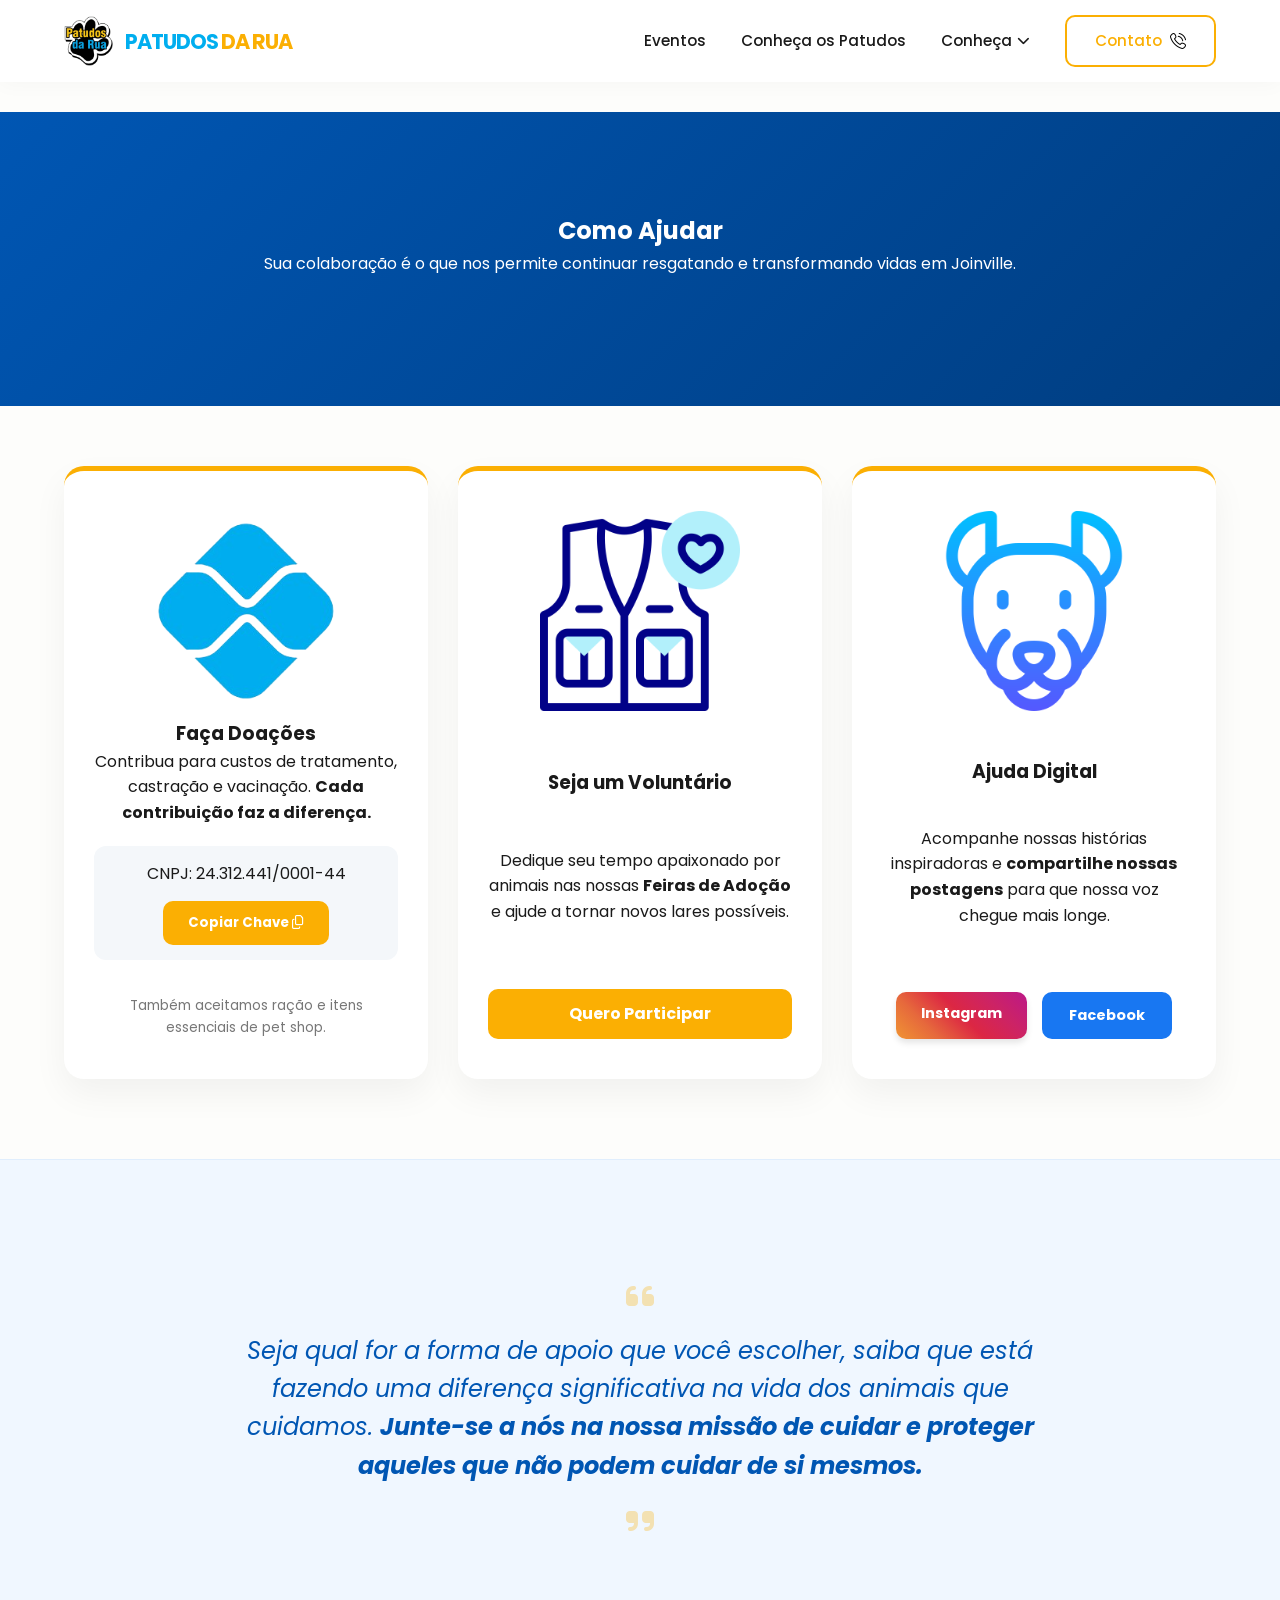
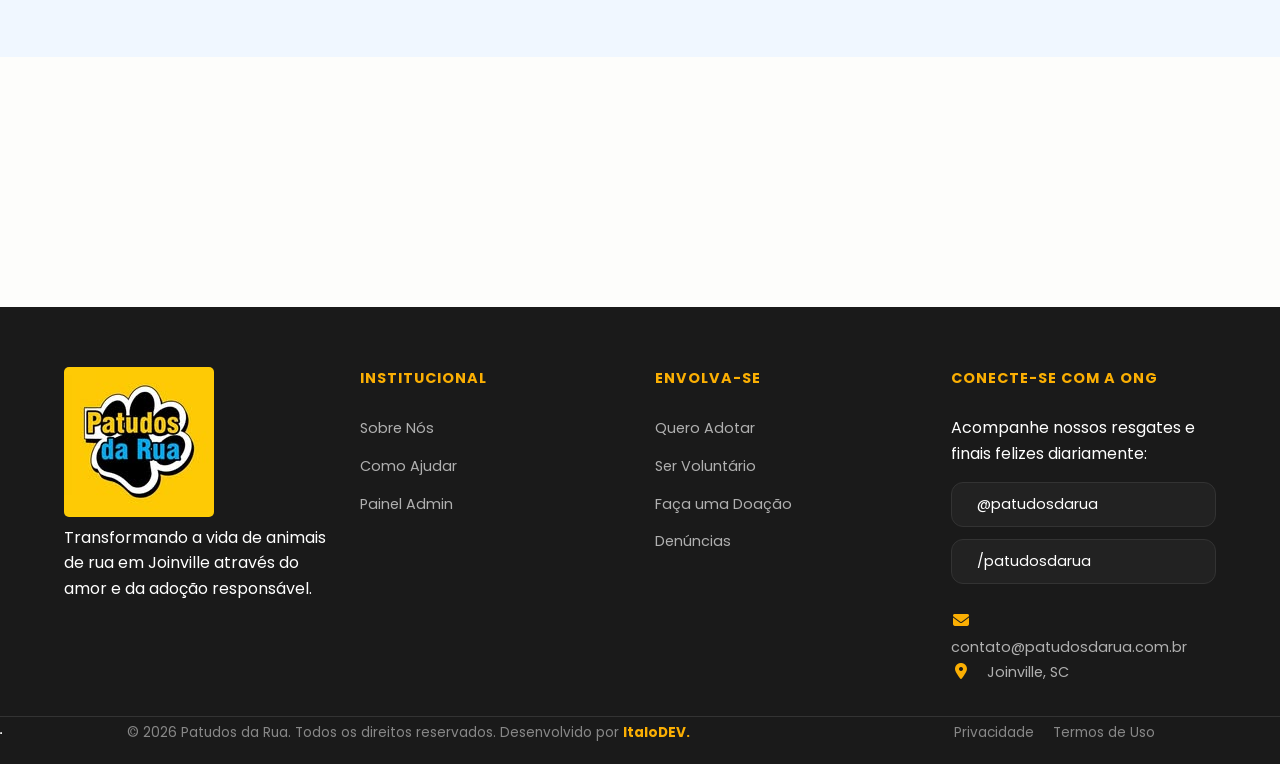
<file: como-ajudar.html>
<!DOCTYPE html>
<html lang="pt-br">
<head>
    <meta charset="UTF-8">
    <meta name="viewport" content="width=device-width, initial-scale=1.0">
    <link rel="icon" type="image/png" href="assets/icon/favicon.png">
    <link rel="apple-touch-icon" href="assets/icon/favicon.png">
    <title>Como Ajudar | Patudos da Rua</title>
    <script src="components/components.js" defer></script>
    <link rel="stylesheet" href="user.css"> 
    <link rel="stylesheet" href="https://cdnjs.cloudflare.com/ajax/libs/font-awesome/6.5.1/css/all.min.css">
    <link href="https://fonts.googleapis.com/css2?family=Poppins:wght@400;600;700&display=swap" rel="stylesheet">
</head>
<body>
    <div id="header-placeholder"></div>

    <main class="ajudar-page">
        <section class="hero-ajudar">
            <div class="container">
                <h1>Como Ajudar</h1>
                <p>Sua colaboração é o que nos permite continuar resgatando e transformando vidas em Joinville.</p>

                <div class="scroll-down-container">
                    <div class="chevron"></div>
                    <div class="chevron"></div>
                    <div class="chevron"></div>
                </div>

            </div>
        </section>

        <section class="opcoes-ajuda container">
            <div id="voluntario" class="grid-ajuda">
                
                <div class="card-ajuda reveal">
                    <div class="icon"><img src="assets/icon/pix-icon.png" alt="PIX"></div>
                    <h3>Faça Doações</h3>
                    <p>Contribua para custos de tratamento, castração e vacinação. <strong>Cada contribuição faz a diferença.</strong></p>
                    <div class="pix-box">
                        <span id="chave-pix">CNPJ: 24.312.441/0001-44</span>
                        <button onclick="copiarPix()" class="btn-copiar">Copiar Chave <i class="far fa-copy"></i></button>
                    </div>
                    <p class="txt-secundario">Também aceitamos ração e itens essenciais de pet shop.</p>
                </div>

                <div class="card-ajuda reveal">
                    <div class="icon"><img src="assets/icon/colete-icon.png" alt="Voluntário"></div>
                    <h3>Seja um Voluntário</h3>
                    <p>Dedique seu tempo apaixonado por animais nas nossas <strong>Feiras de Adoção</strong> e ajude a tornar novos lares possíveis.</p>
                    <a href="https://wa.me/47989134439" target="_blank" class="btn-acao">Quero Participar</a>
                </div>

                <div class="card-ajuda reveal">
                    <div class="icon"><img src="assets/icon/cachorro-icon.png" alt="Compartilhar"></div>
                    <h3>Ajuda Digital</h3>
                    <p>Acompanhe nossas histórias inspiradoras e <strong>compartilhe nossas postagens</strong> para que nossa voz chegue mais longe.</p>
                    <div class="social-btns">
                        <a href="#" class="btn-social">Instagram</a>
                        <a href="#" class="btn-social">Facebook</a>
                    </div>
                </div>

            </div>
        </section>

        <section class="banner-missao reveal">
            <div class="container">
                <div class="frase-impacto">
                    <i class="fas fa-quote-left"></i>
                    <p>Seja qual for a forma de apoio que você escolher, saiba que está fazendo uma diferença significativa na vida dos animais que cuidamos. <strong>Junte-se a nós na nossa missão de cuidar e proteger aqueles que não podem cuidar de si mesmos.</strong></p>
                    <i class="fas fa-quote-right"></i>
                </div>
            </div>
        </section>
    </main>

    <div id="footer-placeholder"></div>

    <script>
        function copiarPix() {
            const cnpj = "24312441000144";
            navigator.clipboard.writeText(cnpj).then(() => {
                alert("Chave PIX copiada com sucesso! 🐾");
            });
        }
    </script>
</body>
</html>
</file>
<file: user.css>
/* ============================================================
    VARIÁVEIS E CONFIGURAÇÕES GERAIS
   ============================================================ */
@import url(components/card-pet.css);

:root {
    --primary-orange: #fbaf03; 
    --logo-blue: #00AEEF;
    --text-main: #1A1A1A;
    --text-muted: #666666;
    --bg-light: #FDFDFB;       
    --white: #ffffff;
    
    --shadow-premium: 0 20px 40px rgba(0, 0, 0, 0.12);
    --radius-lg: 20px;
    --radius-pill: 10px;
    --transition: transform 0.4s cubic-bezier(0.165, 0.84, 0.44, 1), 
                box-shadow 0.4s cubic-bezier(0.165, 0.84, 0.44, 1);
}

* { margin: 0; padding: 0; box-sizing: border-box; font-family: 'Poppins', sans-serif; }

html { scroll-behavior: smooth; }

body {
    color: var(--text-main);
    background: var(--bg-light);
    line-height: 1.6;
}

.container {
    width: 90%;
    max-width: 1200px;
    margin: 0 auto;
}

.section-padding { padding: 100px 0; }

#animais {
    padding-top: 0;
}

#eventos {
    padding-bottom: 50px;
}

/* ============================================================
    HEADER & NAVEGAÇÃO
   ============================================================ */
header {
    display: flex;
    justify-content: space-between; 
    align-items: center;
    background: var(--white);
    box-shadow: 0 2px 20px rgba(0,0,0,0.03);
    position: sticky;
    top: 0;
    z-index: 1000;
}

.navbar {
    display: flex;
    justify-content: space-between;
    align-items: center;
    padding: 15px 0;
}

.logo {
    display: flex;
    align-items: center;
    gap: 12px;
}
.logo-link {
    display: flex;
    align-items: center;
    gap: 12px;
    text-decoration: none;
    color: inherit;
}

.logo-link:hover {
    opacity: 0.9;
    transition: 0.3s;
}

.logo img {
    height: 50px;
}

.logo-text {
    font-weight: 700;
    font-size: 1.3rem;
    letter-spacing: -1px;
}

.blue { color: var(--logo-blue); }
.orange { color: var(--primary-orange); }

.nav-links {
    display: flex;
    gap: 35px;
    align-items: center;
    list-style: none;
}

.nav-links a {
    text-decoration: none;
    color: var(--text-main);
    font-weight: 500;
    font-size: 0.95rem;
    transition: var(--transition);
}

.nav-links a:hover { color: var(--primary-orange); }

.btn-contact {
    display: flex;
    align-items: center;
    background: var(--white);
    color: var(--primary-orange) !important;
    font-weight: bold;
    padding: 12px 28px;
    border-radius: var(--radius-pill);
    border: 2px solid var(--primary-orange);
}

.btn-contact img {
    height: 16px;
    margin-left: 8px;
}

/* Container do dropdown */
.dropdown {
    position: relative;
    display: inline-block;
}

.dropbtn {
    cursor: default; 
    display: flex;
    align-items: center;
    gap: 5px;
}

.arrow-icon {
    font-size: 0.8rem; 
    transition: transform 0.3s ease; 
}

.dropdown-content {
    display: none;
    position: absolute;
    background-color: #fff;
    min-width: 180px;
    box-shadow: 0px 8px 16px rgba(0,0,0,0.1);
    z-index: 100;
    border-radius: 8px;
    top: 100%; 
    left: 0;
    padding: 10px 0;
}

.dropdown-content a {
    color: #333;
    padding: 10px 20px;
    text-decoration: none;
    display: block;
    font-size: 15px;
    transition: 0.3s;
}

.dropdown-content a:hover {
    background-color: #f8f8f8;
    color: var(--primary-orange); 
}

.dropdown:hover .dropdown-content {
    display: block;
}

/*=============================================================
    MENU HAMBURGUER RESPONSIVO
   ============================================================ */
.menu-toggle {
    display: none;
    flex-direction: column;
    gap: 5px;
    background: transparent;
    border: none;
    cursor: pointer;
    padding: 10px 5px; 
    margin-left: auto; 
}

.menu-overlay {
    position: fixed;
    top: 0;
    left: 0;
    width: 100vw;
    height: 100vh;
    background: rgba(0, 0, 0, 0.4); 
    backdrop-filter: blur(4px);   
    opacity: 0;                
    visibility: hidden;        
    pointer-events: none;      
    transition: all 0.3s ease; 
    z-index: 1500;             
}

.menu-overlay.active {
    opacity: 1;
    visibility: visible;
    pointer-events: all;      
}

.menu-toggle span {
    display: block;
    width: 30px;
    height: 3px;
    background-color: var(--primary-orange); 
    border-radius: 3px;
    transition: 0.3s;
}

.menu-toggle.active span:nth-child(1) { transform: rotate(45deg) translate(6px, 6px); }
.menu-toggle.active span:nth-child(2) { opacity: 0; }
.menu-toggle.active span:nth-child(3) { transform: rotate(-45deg) translate(7px, -7px); }


/* ============================================================
                 HERO SECTION
   ============================================================ */
.hero {
    display: flex;
    align-items: center;
    justify-content: space-between;
    margin-top: 30px;
    min-height: 80vh;
    gap: 60px;
}

.hero-content h1 {
    font-size: 3.8rem;
    line-height: 1.1;
    font-weight: 800;
    margin-bottom: 25px;
}

.hero-content h1 strong {
    color: var(--primary-orange);
    display: block;
}

.hero-content p {
    font-size: 1.1rem;
    margin-bottom: 40px;
    color: var(--text-muted);
    max-width: 500px;
    border-left: 3px solid var(--primary-orange);
    padding-left: 20px;
}

.btn-hero-adotar {
    display: inline-block;
    background: var(--primary-orange);
    color: #fff !important;
    padding: 18px 50px;
    font-size: 1.1rem;
    font-weight: 700;
    border-radius: var(--radius-pill);
    text-decoration: none;
    box-shadow: 0 15px 30px rgba(225, 169, 74, 0.3);
    transition: var(--transition);
}

.btn-hero-adotar:hover {
    transform: translateY(-5px);
    box-shadow: 0 20px 40px rgba(225, 169, 74, 0.4);
}

.circle-bg {
    width: 480px;
    height: 480px;
    background: var(--primary-orange);
    border-radius: 50%;
    overflow: hidden;
    border: 15px solid var(--white);
    box-shadow: var(--shadow-premium);
}

.circle-bg img {
    width: 100%;
    height: 100%;
    object-fit: cover;
    transition: transform 0.5s ease;
}

.circle-bg:hover img {
    transform: scale(1.1); 
}

.stats-section {
    display: flex;
    align-items: flex-start;
    gap: 40px; 
    margin: 35px 0 90px 0;
}

.stat-card {
    display: flex;
    flex-direction: column;
    align-items: center;
}

.counter {
    font-size: 2.5rem;
    font-weight: 700;
    color: var(--primary-orange);
    line-height: 1;
    margin-bottom: 8px;
}

.stat-card:first-child .counter::after {
    content: '+';
    font-size: 1.5rem;
    vertical-align: top;
}

.stat-card p {
    font-size: 0.8rem;
    color: #444;
    text-transform: uppercase;
    font-weight: 700;
    letter-spacing: 1px;
    line-height: 1.2;
    margin: 0;
    border: none;
    padding: 0;
}

@media (max-width: 600px) {
    .stats-section {
        gap: 20px;
    }
    .counter {
        font-size: 2rem;
    }
}

/* ============================================================
    MURAL DE EVENTOS
   ============================================================ */
.mural-slider-container {
    position: relative;
    overflow: hidden;
    width: 100%;
    max-width: 1200px;
    margin: 0 auto;
}

.mural-slider-container::before,
.mural-slider-container::after {
    content: '';
    position: absolute;
    top: 0;
    bottom: 0;
    width: 90px;
    pointer-events: none;
    z-index: 5;
    opacity: 0;
    transition: opacity 0.3s ease;
}

.mural-slider-container::before {
    left: 0;
    background: linear-gradient(to right, rgba(0, 0, 0, 0.1), transparent);
}

.mural-slider-container::after {
    right: 0;
    background: linear-gradient(to left, rgba(0, 0, 0, 0.1), transparent);
}

.mural-slider-container.show-shadow-left::before {
    opacity: 1;
}

.mural-slider-container.show-shadow-right::after {
    opacity: 1;
}

#grid-mural {
    display: flex;
    gap: 40px;
    padding: 20px 70px;
    transition: transform 0.3s ease;
    width: max-content;
    justify-content: flex-start;
}

.slider-btn {
    position: absolute;
    top: 50%;
    transform: translateY(-50%);
    background: rgba(255, 255, 255, 0.9);
    border: 2px solid var(--primary-orange);
    color: var(--primary-orange);
    width: 40px;
    height: 40px;
    border-radius: 50%;
    cursor: pointer;
    display: flex;
    align-items: center;
    justify-content: center;
    font-size: 1rem;
    transition: all 0.3s ease;
    z-index: 10;
    box-shadow: 0 4px 12px rgba(0, 0, 0, 0.1);
}

.slider-btn:hover {
    background: var(--primary-orange);
    color: white;
    transform: translateY(-50%) scale(1.1);
}

.slider-btn-left {
    left: 5px;
}

.slider-btn-right {
    right: 5px;
}

.mural-card {
    background: #ffffff;
    border-radius: 24px; 
    overflow: hidden;
    transition: transform 0.4s cubic-bezier(0.165, 0.84, 0.44, 1), 
                box-shadow 0.4s cubic-bezier(0.165, 0.84, 0.44, 1);    border: 1px solid rgba(0,0,0,0.05);
    will-change: transform;
    display: flex;
    flex-direction: column;
    min-width: 320px;
    max-width: 320px;
}

.mural-card:hover {
    transform: scale(1.01);
    box-shadow: 0 20px 40px rgba(0, 0, 0, 0.12);
}

/* Media queries para responsividade do slider */
@media (max-width: 1024px) {
    .mural-card {
        min-width: 280px;
        max-width: 280px;
    }
    
    #grid-mural {
        gap: 30px;
    }
}

@media (max-width: 768px) {
    .mural-card {
        min-width: 280px;
        max-width: 280px;
    }
    
    #grid-mural {
        gap: 20px;
        padding: 20px 40px;
    }
    
    .slider-btn {
        width: 35px;
        height: 35px;
        font-size: 0.9rem;
    }
    
    .slider-btn-left {
        left: 5px;
    }
    
    .slider-btn-right {
        right: 5px;
    }
}

@media (max-width: 480px) {
    .mural-card {
        min-width: 260px;
        max-width: 260px;
    }
    
    #grid-mural {
        gap: 15px;
        padding: 20px 30px;
    }
    
    .slider-btn {
        width: 30px;
        height: 30px;
        font-size: 0.8rem;
    }
    
    .mural-slider-container::before,
    .mural-slider-container::after {
        width: 60px;
    }
}

.mural-card-header {
    width: 100%;
    height: 200px; 
    position: relative;
}

.mural-card-header img {
    width: 100%;
    height: 100%;
    object-fit: cover;
}

.mural-card-content {
    padding: 10px 20px 20px 20px; 
    display: flex;
    flex-direction: column;
    flex-grow: 1;
    text-align: left;
}

.mural-tag {
    color: #f2b749;
    font-size: 0.7rem;
    font-weight: 800;
    text-transform: uppercase;
    letter-spacing: 1.5px;
    margin-bottom: 10px;
}

.mural-title {
    font-size: 1.1rem; 
    color: #222;
    margin-bottom: 10px;
    font-weight: 700;
    line-height: 1.2;
}

.mural-info-row {
    display: flex;
    gap: 10px;
    margin-bottom: 5px;
    font-size: 0.9rem;
    color: #888;
    font-weight: 500;
}

.mural-info-row span i {
    margin-right: 7px;
}

.mural-description {
    font-size: 1rem;
    color: #555;
    line-height: 1.7;
    margin-bottom: 20px;
    flex-grow: 1;
    display: -webkit-box;
    -webkit-line-clamp: 2;
    -webkit-box-orient: vertical;
    overflow: hidden;
}

.btn-detalhes {
    background: var(--primary-orange);
    color: #fff;
    border: none;
    padding: 13px 30px; 
    margin: auto;
    border-radius: var(--radius-pill);
    font-weight: 700;
    cursor: pointer;
    font-size: 0.9rem;
    letter-spacing: 0.5px;
    transition: all 0.3s ease;
    box-shadow: 0 4px 15px rgba(242, 183, 73, 0.3); 
}

.btn-detalhes:hover {
    background: #e5a635;
    transform: scale(1.02);
    box-shadow: 0 6px 20px rgba(242, 183, 73, 0.4);
}

/* ==========================================================
   ESTRUTURA UNIFICADA DOS MODAIS (PETS E EVENTOS)
   ========================================================== */

.modal-container, .modal { 
    position: fixed;
    top: 0;
    left: 0;
    width: 100vw;
    height: 100vh;
    background: rgba(0, 0, 0, 0.85);
    display: none; /* JS altera para flex */
    justify-content: center;
    align-items: center;
    z-index: 99999; 
    padding: 20px;
    backdrop-filter: blur(4px); /* Efeito de desfoque elegante no fundo */
}

.modal-container .modal-content, .modal .modal-content {
    background: #fff;
    width: 100%;
    max-width: 550px;
    max-height: 90vh;
    border-radius: 24px;
    position: relative;
    overflow-y: auto;
    box-shadow: 0 20px 50px rgba(0,0,0,0.3);
    animation: modalSurge 0.3s cubic-bezier(0.175, 0.885, 0.32, 1.275);
}

@keyframes modalSurge {
    from { opacity: 0; transform: scale(0.9) translateY(30px); }
    to { opacity: 1; transform: scale(1) translateY(0); }
}

.modal-header-img {
    width: 100%;
    height: 270px;
    overflow: hidden;
}

.modal-header-img img {
    width: 100%;
    height: 100%;
    object-fit: cover;
}

.modal-body {
    padding: 30px;
}

.modal-title {
    font-size: 1.8rem;
    color: #222;
    margin-bottom: 10px;
    font-weight: 700;
}

.info-item {
    display: flex;
    align-items: center;
}

.info-item div strong {
    margin: 0 10px;
}

.modal-location-box {
    display: flex;
    align-items: center;
    gap: 15px;
    background: #fdf7ed; 
    padding: 20px;
    border-radius: 15px;
    margin: 10px 0;
    border-left: 5px solid var(--primary-orange); 
}

.modal-location-box i {
    font-size: 1.5rem;
    color: var(--primary-orange);
}

.modal-location-box strong {
    display: block;
    color: #333;
    font-size: 0.85rem;
    text-transform: uppercase;
    letter-spacing: 0.5px;
}

.modal-location-box p {
    margin: 0;
    color: #555;
    line-height: 1.4;
    font-size: 0.95rem;
}

.btn-primary-modal {
    display: flex;
    justify-content: center;
    align-items: center;
    gap: 10px;
    background-color: var(--primary-orange);
    color: white !important;
    text-decoration: none;
    padding: 18px;
    border-radius: 12px;
    font-weight: bold;
    margin-top: 10px;
    transition: all 0.3s ease;
}

.btn-primary-modal:hover {
    background-color: #d9a340;
    transform: scale(1.02);
}

.btn-fechar-modal {
    position: absolute;
    top: 15px;
    right: 15px;
    background: #fff;
    border: none;
    width: 35px;
    height: 35px;
    border-radius: 50%;
    font-size: 22px;
    font-weight: bold;
    color: red;
    cursor: pointer;
    z-index: 100;
    display: flex;
    justify-content: center;
    align-items: center;
    box-shadow: 0 4px 10px rgba(0,0,0,0.1);
}



/* ============================================================
    CATÁLOGO & CARDS (MINIMALISMO ELITE)
   ============================================================ */
.section-title {
    font-size: 1.5rem;
    margin-bottom: 40px;
    font-weight: 800;
    border-bottom: 1px solid var(--primary-orange);
}

.pet-grid {
    display: grid;
    grid-template-columns: repeat(3, 1fr); 
    gap: 40px;
    justify-content: space-around; 
    padding: 20px 0;
}

.category-header {
    display: flex;
    justify-content: space-between;
    align-items: center;
    margin-top: 40px;
    margin-bottom: 20px;
    padding-bottom: 10px;
    border-bottom: 1px solid var(--primary-orange);
}

.view-more {
    color: var(--primary-orange);
    text-decoration: none;
    font-weight: 600;
    font-size: 1rem;
}

.view-more:hover {
    text-decoration: underline;
}

/*======================================
        LIGHTBOX (Tamanho Real) 
 ========================================*/
.lightbox {
    position: fixed;
    top: 0;
    left: 0;
    width: 100%;
    height: 100%;
    background-color: rgba(0, 0, 0, 0.95); 
    display: flex;
    justify-content: center;
    align-items: center;
    z-index: 99999; 
    opacity: 0;
    visibility: hidden;
    transition: all 0.3s ease;
    cursor: zoom-out;
}

.lightbox.active {
    opacity: 1;
    visibility: visible;
}

.close-lightbox {
    position: absolute;
    top: 20px;
    right: 30px;
    background: transparent;
    color: red;
    border: none;
    font-size: 50px;
    cursor: pointer;
    line-height: 1;
    z-index: 10;
}

.lightbox-img {
    max-width: 95vw; 
    max-height: 95vh; 
    object-fit: contain; 
    display: block;
    height: auto;
    width: auto;
    border-radius: 8px;
    box-shadow: 0 0 50px rgba(0,0,0,0.8);
}

/*
    INFORMATIVO ACIMA DO FOOTER (ADOTAR, DOAR, ETC)
*/

.adoption-info {
    padding: 30px 0;

    background-color: #F4F8FB;
    border-radius: 100px;
    font-family: 'Inter', sans-serif; 


    width: 90%;
    max-width: 1200px;
    margin: auto;
}

.info-header {
    text-align: center;
    margin-bottom: 60px;
}

.info-header h2 {
    font-size: 1.5rem;
    color: var(--primary-orange);
    font-weight: 800;
    margin: 15px 0;
}

.info-header p {
    color: #666;
    font-size: 1rem;
    max-width: 600px;
    margin: 0 auto;
}

.info-grid {
    display: grid;
    grid-template-columns: repeat(auto-fit, minmax(280px, 1fr));
    gap: 40px;
    margin-bottom: 50px;
}

.info-card {
    text-align: center;
    padding: 15px;
    border-radius: 20px;
    transition: transform 0.3s ease;
    border: 1px solid #f0f0f0; 
}

.info-card:hover {
    transform: translateY(-5px);
    border-color: var(--primary-orange); 
}

.icon-box {
    font-size: 2.5rem;
    margin-bottom: 20px;
    display: inline-block;
}

.info-card h3 {
    font-size: 1.1rem;
    color: #333;
    font-weight: 700;
    margin-bottom: 15px;
}

.info-card p {
    font-size: 0.95rem;
    color: #555;
    line-height: 1.6;
}

.info-footer {
    text-align: center;
    border-top: 1px solid #eee;
    padding-top: 40px;
}

.info-footer p {
    font-style: italic;
    color: #888;
    font-size: 0.9rem;
}

@media (max-width: 768px) {
    .adoption-info {
        padding: 50px 20px;
    }
    .info-header h2 {
        font-size: 1.6rem;
    }
}

/* ============================================================
    FOOTER (RODAPÉ)
   ============================================================ */

.main-footer {
    max-width: 100%;
    background-color: #1a1a1a; 
    color: #ffffff;
    padding: 60px 0 20px;
    font-family: 'Poppins', sans-serif;
    margin-top: 100px;
}

.footer-container {
    display: flex;
    flex-wrap: wrap;
    justify-content: space-between;
    align-items: flex-start;
    flex-wrap: wrap;
    gap: 30px;
    width: 90%;
    max-width: 1200px;
    margin: 0 auto;
}

.footer-logo {
    border-radius: 5px;
}

.footer-col {
    flex: 1 1 200px;
    min-width: 200px;
}

.footer-col h4 {
    color: var(--primary-orange); 
    text-transform: uppercase;
    font-size: 0.9rem;
    letter-spacing: 1px;
    margin-bottom: 25px;
}

.footer-col ul {
    list-style: none;
    padding: 0;
}

.footer-col ul li {
    margin-bottom: 12px;
}

.footer-col ul li a {
    color: #b0b0b0;
    text-decoration: none;
    transition: all 0.3s ease;
    font-size: 0.9rem;
}

.footer-col ul li a:hover {
    color: var(--primary-orange);
    padding-left: 5px;
}

.social-links-container {
    display: flex;
    flex-direction: column;
    gap: 12px;
    margin-top: 15px;
}

.social-btn {
    display: flex;
    align-items: center;
    gap: 0; 
    padding: 10px 20px;
    border-radius: 12px;
    background-color: #222; 
    border: 1px solid #333;
    color: #fff;
    text-decoration: none;
    font-size: 0.9rem;
    position: relative;
    overflow: hidden; 
    z-index: 1;
    transition: all 0.4s cubic-bezier(0.175, 0.885, 0.32, 1.275);
}

.social-btn span {
    padding-left: 5px; 
    transition: padding-left 0.3s ease; 
}

.social-btn.instagram:hover {
    background: radial-gradient(circle at 30% 107%, #fdf497 0%, #fdf497 5%, #fd5949 45%, #d6249f 60%, #285AEB 90%);
    transform: translateX(8px); 
    box-shadow: 0 4px 15px rgba(214, 36, 159, 0.3);
}

.social-btn.facebook:hover {
    background: #1877F2;
    transform: translateX(8px);
    box-shadow: 0 4px 15px rgba(24, 119, 242, 0.3);
}

.social-btn i {
    opacity: 0;
    transform: scale(0.5); 
    width: 0; 
    margin: 0;
    transition: 
        opacity 0.3s ease,
        transform 0.3s ease,
        width 0.3s ease,
        margin-right 0.3s ease;
}

.social-btn:hover i {
    opacity: 1;
    transform: scale(1.3); 
    width: 20px; 
    margin-right: 5px;
    
    transition: 
        opacity 0.4s cubic-bezier(0.175, 0.885, 0.32, 1.275),
        transform 0.4s cubic-bezier(0.175, 0.885, 0.32, 1.275),
        width 0.4s ease,
        margin-right 0.4s ease;
}


.footer-copy {
    display: flex;
    justify-content: space-between;
    align-items: center;
    font-size: 0.85rem;
    color: #888;
}

.footer-copy strong {
    color: var(--primary-orange); 
}

.footer-links a {
    color: #888;
    text-decoration: none;
    margin-left: 15px;
    transition: color 0.3s;
}

.footer-links a:hover {
    color: #1877F2;
}

.footer-bottom {
    margin-top: 30px;
    padding-top: 5px;
    border-top: 1px solid #333;
    display: flex;
    justify-content: space-between;
    align-items: center;
    font-size: 0.8rem;
}

.footer-copy {
    display: flex;
    justify-content: space-around;
    width: 100%;
}

.footer-legal a:hover {
    color: var(--primary-orange);
}

.footer-contact-info {
    margin-top: 25px;
    font-size: 0.9rem;
    line-height: 1.8;
    color: #b0b0b0; 
}

.footer-contact-info i {
    color: var(--primary-orange);
    margin-right: 12px;
    width: 20px; 
    text-align: center;
    font-size: 1rem;
}

/* ============================================================
    NOSSA HISTÓRIA
   ============================================================ */
.sobre-nos{
    padding: 30px 0 180px 0;
}

.hero-sobre {
    background: linear-gradient(135deg, #0056b3 0%, #003d80 100%);
    background-size: cover;
    background-position: center;
    color: white;
    padding: 100px 0;
    text-align: center;
    margin-bottom: 60px;
}

/* --- Container das Setinhas --- */
.scroll-down-container {
    display: flex;
    justify-content: center;
    align-items: center;
    width: 100%;
    margin-top: 30px;
    cursor: pointer;
}

.chevron {
    position: absolute; 
    width: 28px; 
    height: 8px; 
    opacity: 0;
    transform: scale3d(0.5, 0.5, 0.5);
    animation: move 3s ease-out infinite;
}

.chevron:before,
.chevron:after {
    content: ' ';
    position: absolute;
    top: 0;
    height: 100%;
    width: 51%;
    background: rgba(255, 255, 255, 0.6); 
    border-radius: 2px;
}

.chevron:before {
    left: 0;
    transform: skew(0deg, 30deg);
}

.chevron:after {
    right: 0;
    width: 50%;
    transform: skew(0deg, -30deg); 
}

.chevron:nth-child(1) {
    animation-delay: 1s;
}

.chevron:nth-child(2) {
    animation-delay: 2s;
}

.chevron:nth-child(3) {
    animation-delay: 3s;
}

@keyframes move {
    25% {
        opacity: 1;
    }
    33% {
        opacity: 1;
        transform: translateY(30px); 
    }
    67% {
        opacity: 1;
        transform: translateY(40px);
    }
    100% {
        opacity: 0;
        transform: translateY(55px) scale3d(0.5, 0.5, 0.5);
    }
}

.secao-historia {
    padding: 60px 0;
}

.conteudo-grid {
    display: grid;
    grid-template-columns: 1fr 1fr;
    gap: 50px;
    align-items: center;
}

.reverse .conteudo-grid {
    direction: rtl; 
}

.reverse .texto {
    direction: ltr; 
}

.ano-destaque {
    color: var(--primary-orange);
    font-weight: bold;
    text-transform: uppercase;
    letter-spacing: 2px;
}

.polaroid {
    background: white;
    padding: 15px 15px 40px 15px;
    box-shadow: 0 10px 30px rgba(0,0,0,0.15);
    transform: rotate(-3deg);
    transition: 0.3s;
    max-width: 350px;
    margin: 0 auto;
}

.polaroid.rotate-right {
    transform: rotate(3deg);
}

.polaroid:hover {
    transform: rotate(0deg) scale(1.05);
}

.polaroid img {
    width: 100%;
    height: auto;
    border: 1px solid #eee;
}

.polaroid p {
    font-family: 'Indie Flower', cursive; 
    text-align: center;
    margin-top: 15px;
    color: #555;
    font-size: 1.1rem;
}

.pilares-ong {
    background-color: #f9f9f9;
    padding: 80px 30px;
    margin-top: 60px;
}

.cards-grid {
    display: grid;
    grid-template-columns: repeat(auto-fit, minmax(250px, 1fr));
    gap: 30px;
}

.card-pilar {
    background: white;
    padding: 30px;
    border-radius: 15px;
    text-align: center;
    box-shadow: 0 5px 15px rgba(0,0,0,0.05);
}

.card-pilar i {
    font-size: 40px;
    color: var(--primary-orange);
    margin-bottom: 20px;
}

/* ============================================================
    AJUDA & DOAÇÕES
   ============================================================ */
.ajudar-page {
    padding: 30px 0 150px 0;
}

.hero-ajudar {
    background: linear-gradient(135deg, #0056b3 0%, #003d80 100%);
    color: white;
    text-align: center;
    padding: 100px 20px;
    margin-bottom: 60px;
}

.grid-ajuda {
    display: grid;
    grid-template-columns: repeat(auto-fit, minmax(300px, 1fr));
    gap: 30px;
    margin-bottom: 80px;
}

.icon img {
    width: 200px;
}

.card-ajuda {
    background: #fff;
    padding: 40px 30px;
    border-radius: 20px;
    text-align: center;
    box-shadow: 0 15px 35px rgba(0,0,0,0.05);
    border-top: 5px solid var(--primary-orange);
    display: flex;
    flex-direction: column;
    justify-content: space-between;
}

.pix-box {
    background: #f4f7fa;
    padding: 15px;
    border-radius: 12px;
    margin: 20px 0;
}

.btn-copiar, .btn-acao {
    display: inline-block;
    background: var(--primary-orange);
    color: white;
    padding: 12px 25px;
    border-radius: var(--radius-pill);
    text-decoration: none;
    font-weight: bold;
    margin-top: 15px;
    border: none;
    cursor: pointer;
    transition: 0.3s;
}

.btn-copiar:hover, .btn-acao:hover { background: #c9933b; }

.banner-missao {
    background-color: #f0f7ff;
    padding: 100px 0;
    text-align: center;
    border-top: 1px solid #e0eefd;
}

.frase-impacto {
    max-width: 800px;
    margin: 0 auto;
    position: relative;
}

.frase-impacto p {
    font-size: 1.5rem;
    color: #0056b3;
    line-height: 1.6;
    font-style: italic;
}

.frase-impacto i {
    color: var(--primary-orange);
    font-size: 2rem;
    opacity: 0.3;
    margin: 20px;
}

.txt-secundario {
    font-size: 0.85rem;
    color: #777;
    margin-top: 15px;
}

.social-btns {
    display: flex;
    justify-content: center; 
    gap: 15px;               
    margin-top: 25px;       
}

.btn-social {
    display: inline-block;
    padding: 10px 25px;
    border-radius: var(--radius-pill);     
    text-decoration: none;   
    font-weight: bold;
    font-size: 0.9rem;
    transition: all 0.3s ease; 
    border: 2px solid transparent; 
}

.btn-social:first-child {
    background: linear-gradient(45deg, #f09433 0%, #e6683c 25%, #dc2743 50%, #cc2366 75%, #bc1888 100%);
    color: white;             
    border: none;             
    position: relative;        
    overflow: hidden;         
    box-shadow: 0 4px 6px rgba(0,0,0,0.1);
}

.btn-social:first-child:hover {
    background: transparent;   
    color: #dc2743;          
    border-color: #dc2743;       
}
.btn-social:first-child::before {
    content: '';
    position: absolute;
    top: 0;
    right: 0;
    bottom: 0;
    left: 0;
    border: 2px solid transparent;
    border-radius: inherit; 
    transition: border-color 0.3s ease;
}

.btn-social:first-child:hover::before {
    border-color: #dc2743; 
}

.btn-social:last-child {
    background-color: #1877F2; 
    color: white;            
}

.btn-social:last-child:hover {
    background: transparent; 
    color: #1877F2; 
    border-color: #1877F2;      
}


/* ============================================================
    RESPONSIVIDADE (ESTRUTURA UNIFICADA)
   ============================================================ */

@media (max-width: 1082px) {
    .pix-box {
        display: flex;
        flex-direction: column;
    }
}

@media (max-width: 1024px) {
    .pet-grid {
        grid-template-columns: repeat(3, 1fr); 
    }
}

@media (max-width: 992px) {
    .hero { 
        flex-direction: column-reverse; 
        text-align: center; 
        padding: 60px 0; 
        gap: 40px;
    }

    .hero-content h1 { font-size: 2.8rem; }

    .hero-content p {
        margin: 0 auto 40px auto; 
        border-left: none;
        border-top: 3px solid var(--primary-orange);
        padding-left: 0;
        padding-top: 20px;
    }

    .circle-bg { 
        width: 400px; 
        height: 400px; 
        max-width: 90vw; 
        max-height: 90vw; 
    }

    .pet-grid {
        grid-template-columns: repeat(2, 1fr); 
    }

    .conteudo-grid {
        grid-template-columns: 1fr;
        gap: 40px;
        text-align: center;
    }

    .footer-container { 
        display: grid;
        grid-template-columns: 1fr 1fr; 
    }

    .footer-bottom { 
        flex-direction: column; 
        gap: 20px; 
        text-align: center; 
    }
}

@media (max-width: 900px) {
    .menu-toggle {
        display: flex !important;
        z-index: 3100 !important; 
        position: static !important;
        border: none !important;
    }

    #nav-menu {
        display: flex !important;
        position: fixed;
        top: 0;
        right: -100%; 
        width: 80%;   
        max-width: 260px;
        height: 100vh;
        background: #ffffff !important; 
        z-index: 3000 !important;      
        flex-direction: column;
        padding: 50px 25px;
        transition: right 0.3s ease-in-out;
        box-shadow: -5px 0 25px rgba(0,0,0,0.15); 
    }

    #nav-menu.active {
        right: 0 !important;
    }

    .menu-overlay {
        position: fixed;
        top: 0; left: 0;
        width: 100%; height: 100%;
        background: rgba(0, 0, 0, 0.4) !important;
        z-index: 1500 !important; 
        opacity: 0;
        visibility: hidden;
        transition: 0.3s ease;
    }

    .menu-overlay.active {
        opacity: 1;
        visibility: visible;
    }

    .nav-links li {
        width: 100%;
        border-bottom: 1px solid #f0f0f0;
        margin-bottom: 5px;
    }

    .nav-links li:last-child { border: none; }

    .nav-links a {
        padding: 5px 0;
        font-size: 1.1rem;
        display: block;
    }

    .dropdown-content {
        position: static;
        display: block;
        box-shadow: none;
        padding: 0 0 15px 20px;
        background: transparent;
    }

    .dropdown-content a {
        font-size: 0.95rem;
        color: var(--text-muted);
        padding: 8px 0;
        border: none;
    }

    .dropbtn {
        color: var(--primary-orange);
        font-weight: bold;
        pointer-events: none; 
    }

    .btn-contact {
        margin-top: 20px;
        background: var(--primary-orange) !important;
        color: white !important;
        justify-content: center;
        border: none !important;
        text-align: center;
        width: 70%;
    }
}

@media (max-width: 768px) {
    .section-padding { padding: 60px 0; }
    .hero-content h1 { font-size: 2.2rem; }
    .circle-bg { width: 300px; height: 300px; }
    .grid-ajuda { grid-template-columns: 1fr; }
    .frase-impacto p { font-size: 1.2rem; }
    
    .category-header {
        flex-direction: column;
        text-align: center;
        gap: 20px;
    }

    .card-ajuda { 
        padding: 20px 15px !important;
        margin: 10px auto !important;
        width: 90% !important;
    }

}

  


@media (max-width: 480px) {
    .main-footer, 
    .footer-container, 
    .footer-col {
        margin-left: 0 !important;
        margin-right: 0 !important;
        width: 100% !important;
        max-width: 100vw !important;
        box-sizing: border-box !important;
        display: flex;
        flex-direction: column;
        align-items: center; 
        text-align: center;
    }

    .section-title {
        font-size: 0.9rem !important;
    }

    .category-header {
        font-size: 0.8rem !important;
    }

    .view-more {
        font-size: 0.7rem !important;
    }

    #animais {
        padding-top: 0 !important;
    }

    .pet-grid {
        display: grid !important;
        grid-template-columns: repeat(2, 1fr) !important; 
        gap: 12px !important; 
        padding: 10px 0;
    }

    .card-ajuda { 
        padding: 20px 15px !important;
        margin: 10px auto !important;
        width: 90% !important;
    }

    .card-ajuda img, 
    .donation-icon { 
        width: 80px !important; 
        height: auto;
        margin-bottom: 10px !important;
    }

    .card-ajuda h3 {
        font-size: 1.1rem !important;
        margin-bottom: 8px !important;
    }

    .card-ajuda p {
        font-size: 0.85rem !important;
        line-height: 1.4 !important;
        padding: 0 5px !important;
    }

    .btn-acao {
        width: 70% !important;
        font-size: 0.8rem !important;
        margin: 15px auto !important;
    }

    .frase-impacto {
        width: 90% !important;
    }

    .frase-impacto p {
        font-size: 1rem !important;
    }

    .main-footer {
        width: 100%;
        overflow-x: hidden; 
        box-sizing: border-box;
    }

    .footer-container {
        display: grid;
        grid-template-columns: repeat(2, 1fr);
        gap: 30px 15px;
    }

    .footer-col {
        width: 100%;
        display: flex;
        flex-direction: column;  
        align-self: start; 
        text-align: left;
    }

    .footer-col.branding {
        padding: 0 20px !important;
        margin-bottom: 30px;
    }

    .footer-col.branding p {
        font-size: 0.9rem;
        max-width: 90%; 
    }

    .footer-col.social-focus {
        width: 100%;
        padding: 0 10px;
        box-sizing: border-box;
    }

    .footer-col.branding,
    .footer-col.social-focus {
        grid-column: span 2;
        text-align: center;
    }

    .footer-col.branding img {
        max-width: 120px;
        margin-bottom: 20px;
        border-radius: 12px;
    }

    .footer-col h4 {
        font-size: 0.9rem;
        color: var(--primary-orange); 
        margin-bottom: 15px;
        text-transform: uppercase;
        letter-spacing: 1px;
    }

    .footer-col ul li {
        margin-bottom: 10px;
    }

    .footer-col ul li a {
        font-size: 0.85rem;
        color: #ccc;
    }

    .social-links-container {
        display: flex;
        flex-direction: column; 
        gap: 12px;
        width: 90%;
        align-items: center;
    }

    .social-btn {
        width: 60% !important; 
        margin: 0;
        box-sizing: border-box;
    }

    .social-btn:active {
        transform: scale(0.95); 
    }

    .social-btn i {
        margin-right: 10px;
        font-size: 1.1rem;
    }

    .footer-contact-info {
        word-wrap: break-word; 
        font-size: 0.85rem;
        margin-top: 20px;
        width: 100%;
    }

    .footer-copy {
        font-size: 0.75rem;
        opacity: 0.7;
        line-height: 1.5;
    }

    .footer-bottom {
        margin-top: 10px;
    }
}
</file>
